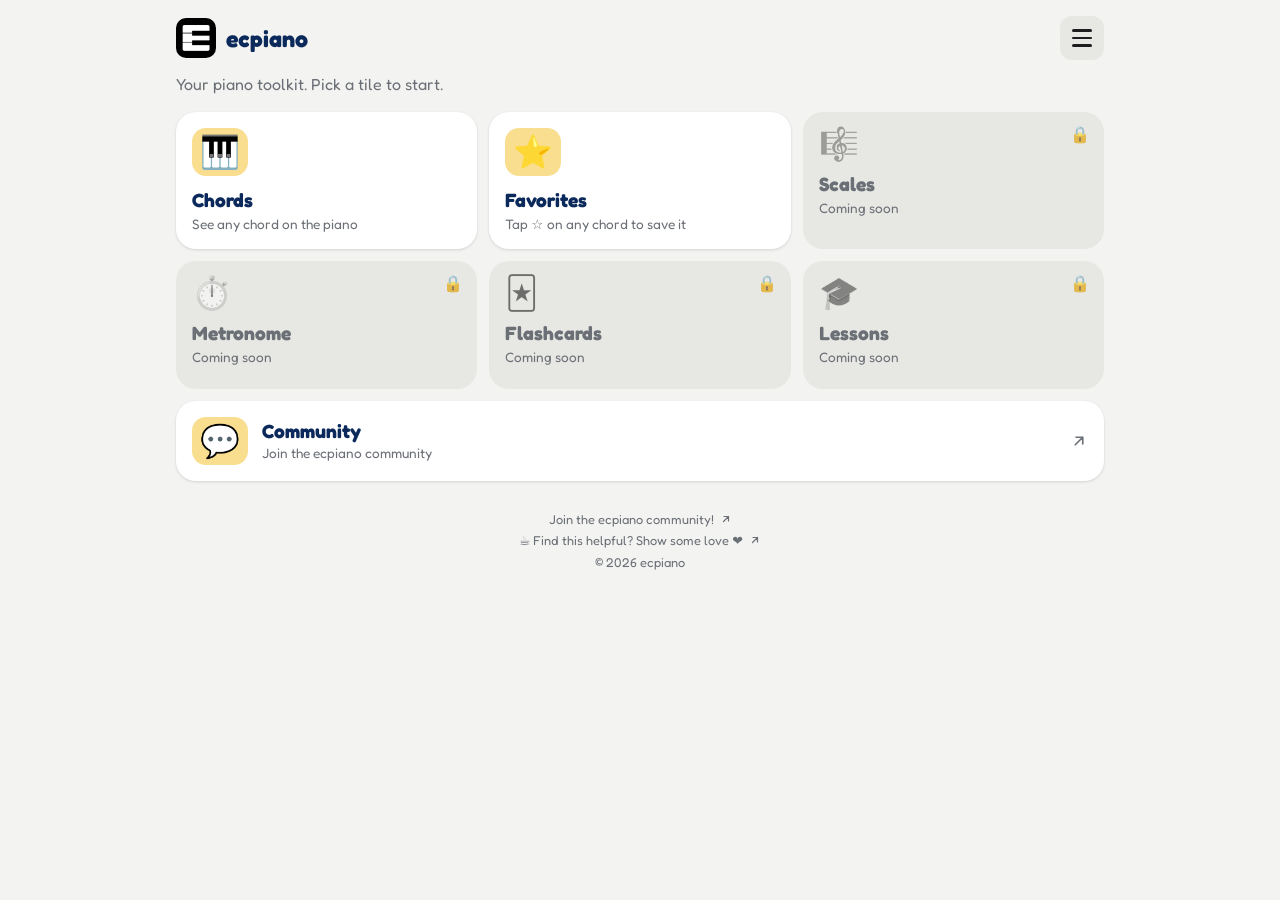
<file: index.html>
<!doctype html>
<html lang="en" data-theme="light">
<head>
  <meta charset="utf-8">
  <meta name="viewport" content="width=device-width, initial-scale=1, viewport-fit=cover">
  <meta name="robots" content="noindex">
  <meta name="theme-color" content="#F3F3F1">
  <meta name="mobile-web-app-capable" content="yes">
  <meta name="apple-mobile-web-app-capable" content="yes">
  <meta name="apple-mobile-web-app-title" content="ecpiano">
  <title>ecpiano</title>
  <link rel="manifest" href="manifest.webmanifest">
  <link rel="icon" type="image/png" sizes="32x32" href="icons/favicon-32.png">
  <link rel="icon" type="image/png" sizes="48x48" href="icons/favicon-48.png">
  <link rel="apple-touch-icon" href="icons/apple-touch-icon.png">
  <link rel="stylesheet" href="shared/theme.css">
  <link rel="stylesheet" href="hub/hub.css">
  <script src="shared/theme-init.js"></script>
</head>
<body data-page="hub" data-title="ecpiano">
  <main>
    <p class="subtitle">Your piano toolkit. Pick a tile to start.</p>
    <section class="tiles" id="tiles" aria-label="Sections"></section>
  </main>

  <script src="shared/store.js"></script>
  <script src="shared/user.js"></script>
  <script src="shared/theory.js"></script>
  <script src="shared/shell.js"></script>
  <script src="hub/hub.js"></script>
</body>
</html>
</file>
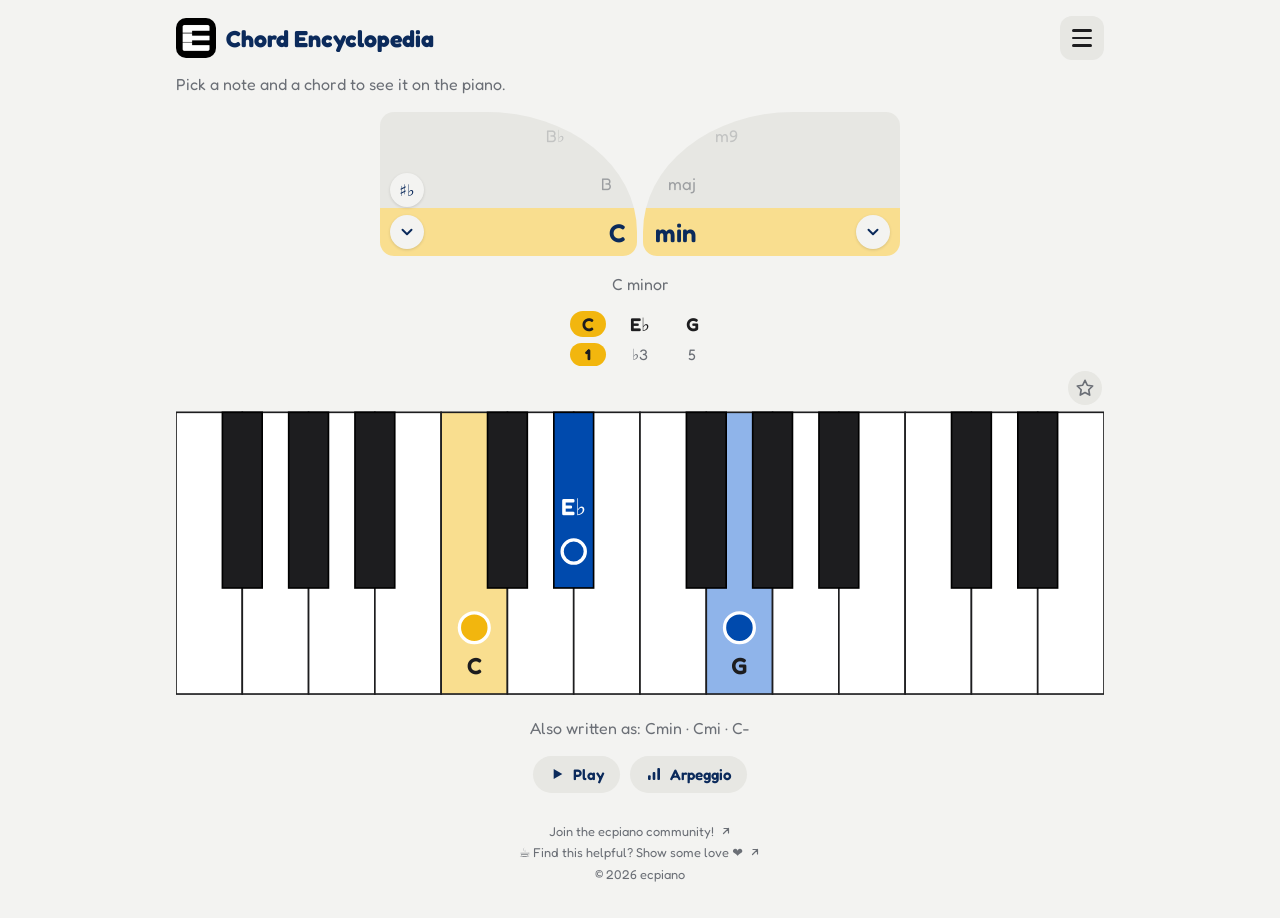
<file: chords/index.html>
<!doctype html>
<html lang="en" data-theme="light">
<head>
  <meta charset="utf-8">
  <meta name="viewport" content="width=device-width, initial-scale=1, viewport-fit=cover">
  <meta name="robots" content="noindex">
  <meta name="theme-color" content="#F3F3F1">
  <meta name="mobile-web-app-capable" content="yes">
  <meta name="apple-mobile-web-app-capable" content="yes">
  <meta name="apple-mobile-web-app-title" content="ecpiano">
  <title>Chord Encyclopedia · ecpiano</title>
  <link rel="manifest" href="../manifest.webmanifest">
  <link rel="icon" type="image/png" sizes="32x32" href="../icons/favicon-32.png">
  <link rel="icon" type="image/png" sizes="48x48" href="../icons/favicon-48.png">
  <link rel="apple-touch-icon" href="../icons/apple-touch-icon.png">
  <link rel="stylesheet" href="../shared/theme.css">
  <link rel="stylesheet" href="../shared/piano.css">
  <link rel="stylesheet" href="chords.css">
  <script src="../shared/theme-init.js"></script>
</head>
<body data-page="chords" data-title="Chord Encyclopedia">
  <main>
    <p class="subtitle">Pick a note and a chord to see it on the piano.</p>

    <section class="pickers" id="pickers">
      <div class="pickcol">
        <div class="picker" id="rootPicker" data-side="left" aria-label="Root note"></div>
        <button type="button" class="acc-btn" id="accBtn">♯♭</button>
      </div>
      <div class="pickcol">
        <div class="picker" id="qualityPicker" data-side="right" aria-label="Chord type"></div>
      </div>
    </section>

    <section class="result">
      <h2 id="chordTitle" class="sr-only"></h2>
      <p id="chordFull"></p>
      <table id="noteTable"></table>
    </section>

    <div id="pianoWrap">
      <button type="button" class="fav-btn" id="favBtn" aria-pressed="false" aria-label="Save to favorites" title="Save to favorites">
        <svg viewBox="0 0 24 24" aria-hidden="true"><path d="M12 2.8l2.8 5.9 6.4.9-4.7 4.5 1.1 6.4L12 17.4l-5.7 3.1 1.1-6.4L2.7 9.6l6.5-.9z"/></svg>
      </button>
      <div id="piano"></div>
    </div>
    <p class="aliases" id="aliases"></p>

    <div class="play" role="group" aria-label="Play the chord">
      <button type="button" class="pill" id="playBtn">
        <svg viewBox="0 0 24 24" width="16" height="16" fill="currentColor" aria-hidden="true"><path d="M7 4.5v15l13-7.5z"/></svg>Play
      </button>
      <button type="button" class="pill" id="arpBtn">
        <svg viewBox="0 0 24 24" width="16" height="16" fill="currentColor" aria-hidden="true"><rect x="3" y="14" width="4" height="7" rx="1.5"/><rect x="10" y="9" width="4" height="12" rx="1.5"/><rect x="17" y="3" width="4" height="18" rx="1.5"/></svg>Arpeggio
      </button>
    </div>
  </main>

  <script src="../shared/store.js"></script>
  <script src="../shared/user.js"></script>
  <script src="../shared/theory.js"></script>
  <script src="../shared/piano.js"></script>
  <script src="../shared/wheel.js"></script>
  <script src="../shared/audio.js"></script>
  <script src="../shared/shell.js"></script>
  <script src="chords.js"></script>
</body>
</html>
</file>
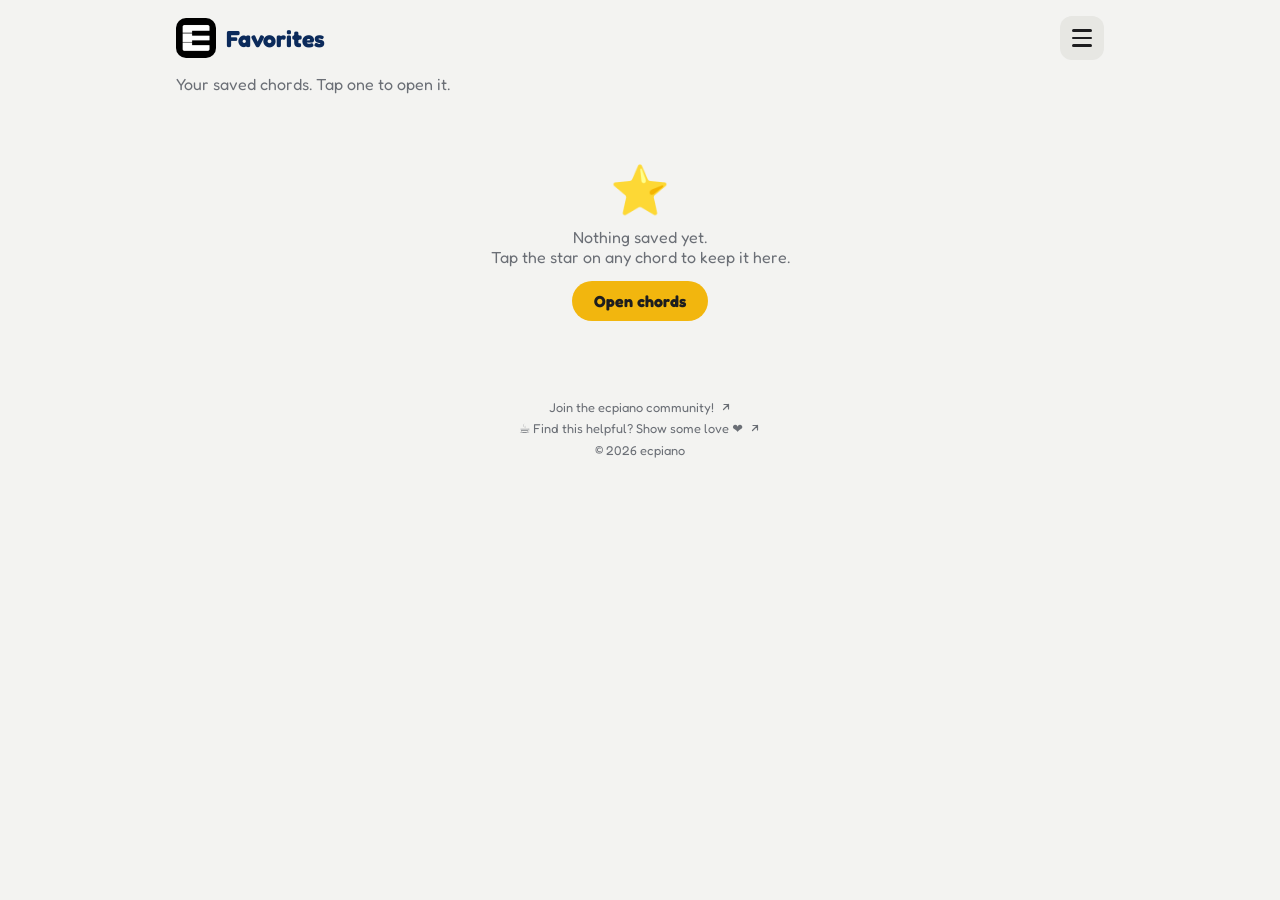
<file: favorites/index.html>
<!doctype html>
<html lang="en" data-theme="light">
<head>
  <meta charset="utf-8">
  <meta name="viewport" content="width=device-width, initial-scale=1, viewport-fit=cover">
  <meta name="robots" content="noindex">
  <meta name="theme-color" content="#F3F3F1">
  <meta name="mobile-web-app-capable" content="yes">
  <meta name="apple-mobile-web-app-capable" content="yes">
  <meta name="apple-mobile-web-app-title" content="ecpiano">
  <title>Favorites · ecpiano</title>
  <link rel="manifest" href="../manifest.webmanifest">
  <link rel="icon" type="image/png" sizes="32x32" href="../icons/favicon-32.png">
  <link rel="icon" type="image/png" sizes="48x48" href="../icons/favicon-48.png">
  <link rel="apple-touch-icon" href="../icons/apple-touch-icon.png">
  <link rel="stylesheet" href="../shared/theme.css">
  <link rel="stylesheet" href="../shared/piano.css">
  <link rel="stylesheet" href="favorites.css">
  <script src="../shared/theme-init.js"></script>
</head>
<body data-page="favorites" data-title="Favorites">
  <main>
    <p class="subtitle">Your saved chords. Tap one to open it.</p>
    <div id="favList"></div>
  </main>

  <script src="../shared/store.js"></script>
  <script src="../shared/user.js"></script>
  <script src="../shared/theory.js"></script>
  <script src="../shared/piano.js"></script>
  <script src="../shared/shell.js"></script>
  <script src="favorites.js"></script>
</body>
</html>
</file>
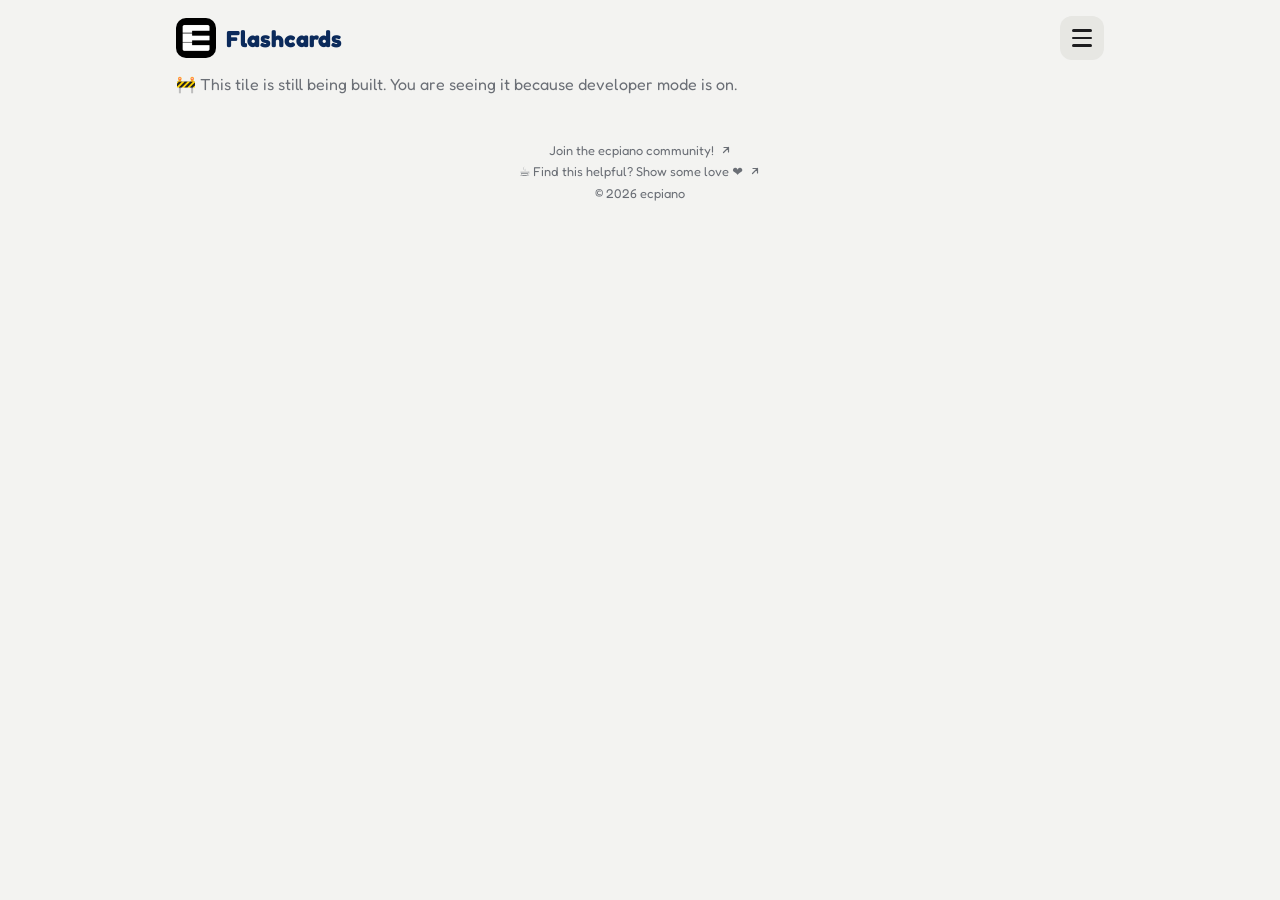
<file: flashcards/index.html>
<!doctype html>
<html lang="en" data-theme="light">
<head>
  <meta charset="utf-8">
  <meta name="viewport" content="width=device-width, initial-scale=1, viewport-fit=cover">
  <meta name="robots" content="noindex">
  <meta name="theme-color" content="#F3F3F1">
  <meta name="mobile-web-app-capable" content="yes">
  <meta name="apple-mobile-web-app-capable" content="yes">
  <meta name="apple-mobile-web-app-title" content="ecpiano">
  <title>Flashcards · ecpiano</title>
  <link rel="manifest" href="../manifest.webmanifest">
  <link rel="icon" type="image/png" sizes="32x32" href="../icons/favicon-32.png">
  <link rel="icon" type="image/png" sizes="48x48" href="../icons/favicon-48.png">
  <link rel="apple-touch-icon" href="../icons/apple-touch-icon.png">
  <link rel="stylesheet" href="../shared/theme.css">
  <script src="../shared/theme-init.js"></script>
</head>
<body data-page="flashcards" data-title="Flashcards">
  <main>
    <p class="subtitle">🚧 This tile is still being built. You are seeing it because developer mode is on.</p>
  </main>

  <script src="../shared/store.js"></script>
  <script src="../shared/user.js"></script>
  <script src="../shared/theory.js"></script>
  <script src="../shared/shell.js"></script>
</body>
</html>
</file>
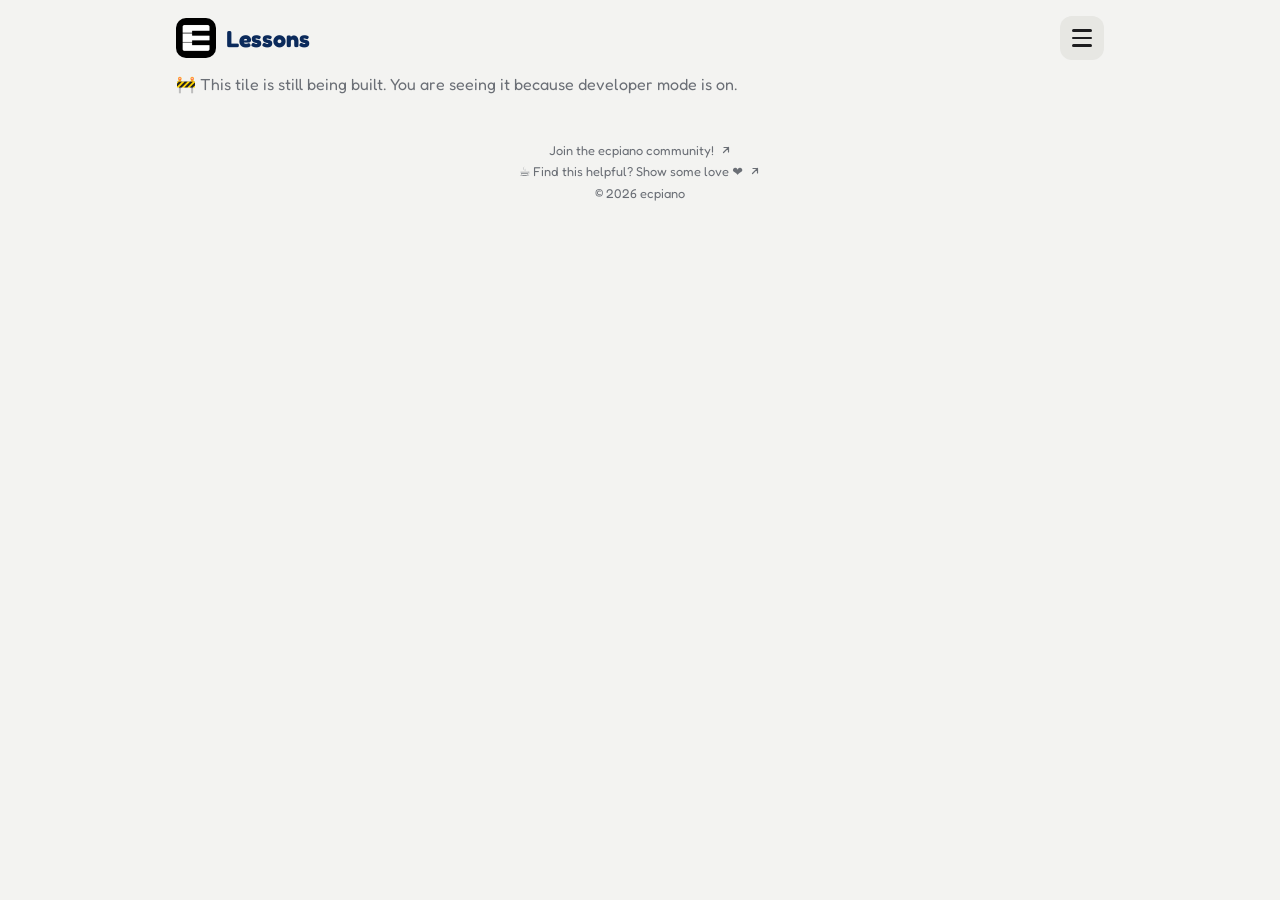
<file: lessons/index.html>
<!doctype html>
<html lang="en" data-theme="light">
<head>
  <meta charset="utf-8">
  <meta name="viewport" content="width=device-width, initial-scale=1, viewport-fit=cover">
  <meta name="robots" content="noindex">
  <meta name="theme-color" content="#F3F3F1">
  <meta name="mobile-web-app-capable" content="yes">
  <meta name="apple-mobile-web-app-capable" content="yes">
  <meta name="apple-mobile-web-app-title" content="ecpiano">
  <title>Lessons · ecpiano</title>
  <link rel="manifest" href="../manifest.webmanifest">
  <link rel="icon" type="image/png" sizes="32x32" href="../icons/favicon-32.png">
  <link rel="icon" type="image/png" sizes="48x48" href="../icons/favicon-48.png">
  <link rel="apple-touch-icon" href="../icons/apple-touch-icon.png">
  <link rel="stylesheet" href="../shared/theme.css">
  <script src="../shared/theme-init.js"></script>
</head>
<body data-page="lessons" data-title="Lessons">
  <main>
    <p class="subtitle">🚧 This tile is still being built. You are seeing it because developer mode is on.</p>
  </main>

  <script src="../shared/store.js"></script>
  <script src="../shared/user.js"></script>
  <script src="../shared/theory.js"></script>
  <script src="../shared/shell.js"></script>
</body>
</html>
</file>
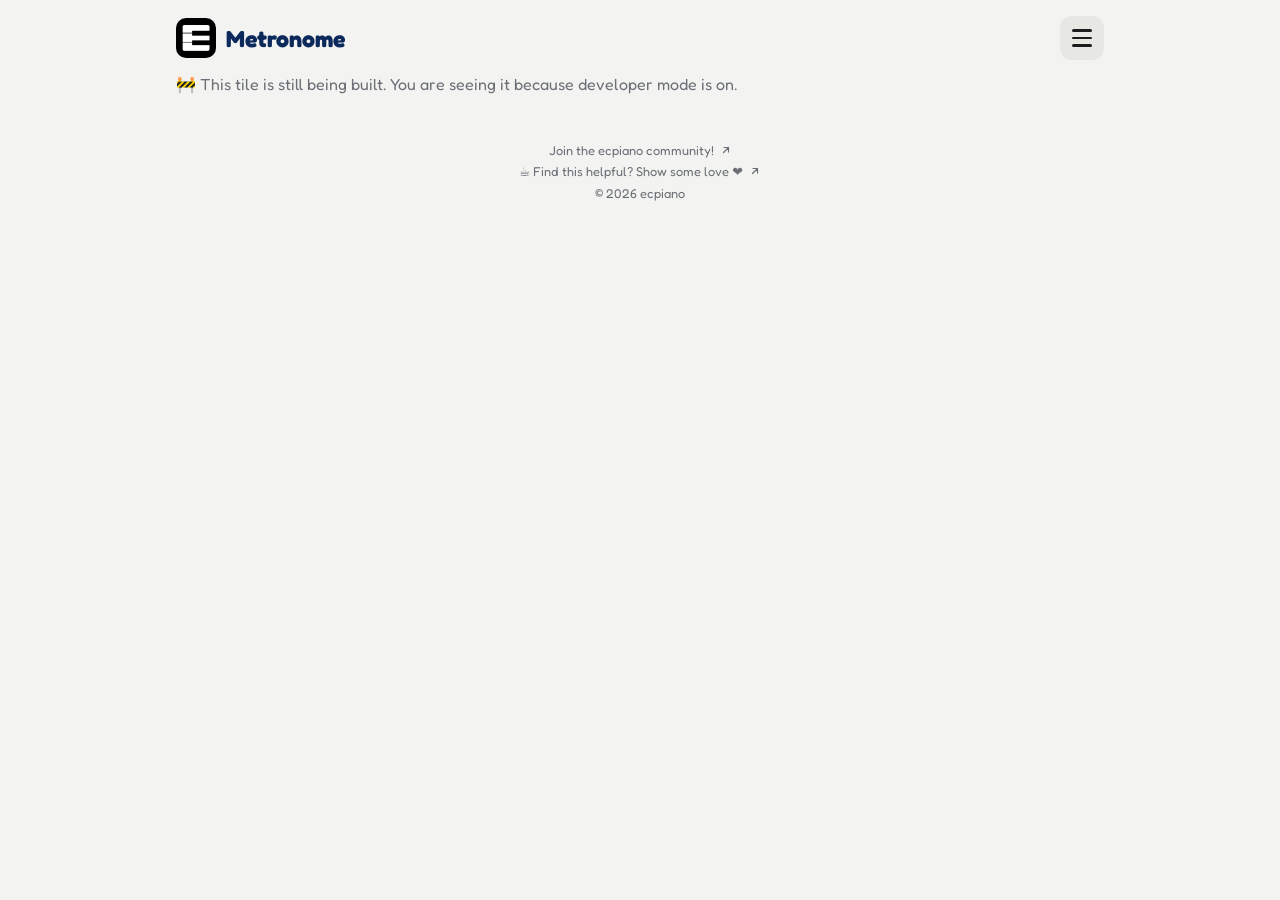
<file: metronome/index.html>
<!doctype html>
<html lang="en" data-theme="light">
<head>
  <meta charset="utf-8">
  <meta name="viewport" content="width=device-width, initial-scale=1, viewport-fit=cover">
  <meta name="robots" content="noindex">
  <meta name="theme-color" content="#F3F3F1">
  <meta name="mobile-web-app-capable" content="yes">
  <meta name="apple-mobile-web-app-capable" content="yes">
  <meta name="apple-mobile-web-app-title" content="ecpiano">
  <title>Metronome · ecpiano</title>
  <link rel="manifest" href="../manifest.webmanifest">
  <link rel="icon" type="image/png" sizes="32x32" href="../icons/favicon-32.png">
  <link rel="icon" type="image/png" sizes="48x48" href="../icons/favicon-48.png">
  <link rel="apple-touch-icon" href="../icons/apple-touch-icon.png">
  <link rel="stylesheet" href="../shared/theme.css">
  <script src="../shared/theme-init.js"></script>
</head>
<body data-page="metronome" data-title="Metronome">
  <main>
    <p class="subtitle">🚧 This tile is still being built. You are seeing it because developer mode is on.</p>
  </main>

  <script src="../shared/store.js"></script>
  <script src="../shared/user.js"></script>
  <script src="../shared/theory.js"></script>
  <script src="../shared/shell.js"></script>
</body>
</html>
</file>
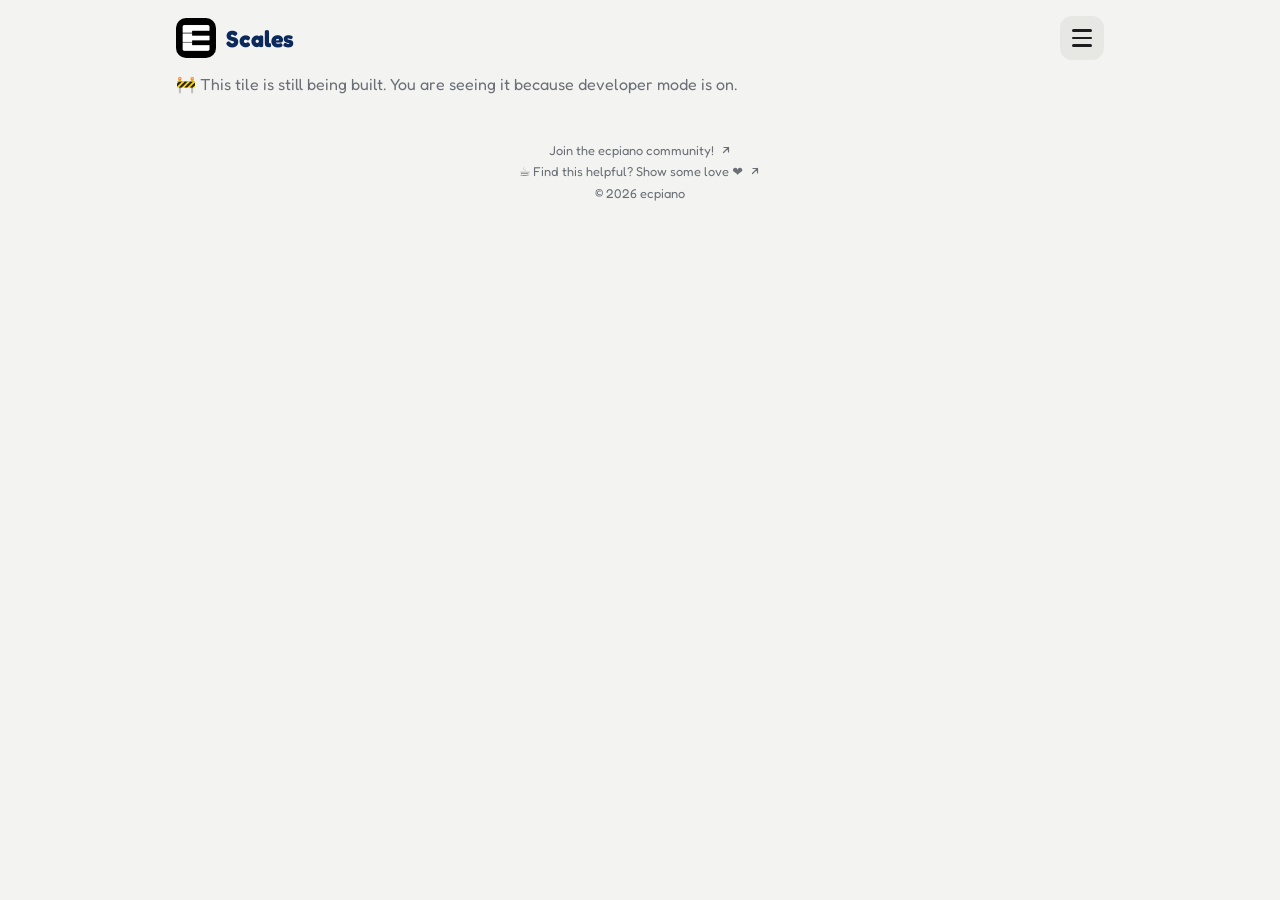
<file: scales/index.html>
<!doctype html>
<html lang="en" data-theme="light">
<head>
  <meta charset="utf-8">
  <meta name="viewport" content="width=device-width, initial-scale=1, viewport-fit=cover">
  <meta name="robots" content="noindex">
  <meta name="theme-color" content="#F3F3F1">
  <meta name="mobile-web-app-capable" content="yes">
  <meta name="apple-mobile-web-app-capable" content="yes">
  <meta name="apple-mobile-web-app-title" content="ecpiano">
  <title>Scales · ecpiano</title>
  <link rel="manifest" href="../manifest.webmanifest">
  <link rel="icon" type="image/png" sizes="32x32" href="../icons/favicon-32.png">
  <link rel="icon" type="image/png" sizes="48x48" href="../icons/favicon-48.png">
  <link rel="apple-touch-icon" href="../icons/apple-touch-icon.png">
  <link rel="stylesheet" href="../shared/theme.css">
  <script src="../shared/theme-init.js"></script>
</head>
<body data-page="scales" data-title="Scales">
  <main>
    <p class="subtitle">🚧 This tile is still being built. You are seeing it because developer mode is on.</p>
  </main>

  <script src="../shared/store.js"></script>
  <script src="../shared/user.js"></script>
  <script src="../shared/theory.js"></script>
  <script src="../shared/shell.js"></script>
</body>
</html>
</file>
<file: shared/theme.css>
/* Shared look for every page: fonts, colors (light + dark), header, settings menu, footer, popups. */
@font-face {
  font-family: "Fredoka";
  src: url("../fonts/Fredoka-wght.woff2") format("woff2");
  font-weight: 300 700;
  font-display: swap;
}

:root {
  --font: "Fredoka", system-ui, -apple-system, "Segoe UI", Roboto, sans-serif;
  --bg: #F3F3F1; --panel: #E7E7E3; --line: #D2D2CC;
  --text: #1D1D1F; --muted: #6B6F76; --heading: #0B2A5B; --ring: #004AAD;
  --yellow: #F2B60E; --blue: #004AAD; --yellow-light: #F9DE8F; --blue-light: #8FB4EA;
  --key-white: #FFFFFF; --key-stroke: #1D1D1F; --key-black: #1D1D1F;
  --on-yellow: #1D1D1F; --shadow: #0002; --strip: #F9DE8F; --card: #FFFFFF;
}
:root[data-theme="dark"] {
  --bg: #1C1C1C; --panel: #2A2A2A; --line: #3D3D3D;
  --text: #F2F2F2; --muted: #A3A3A3; --heading: #7DA8F0; --ring: #7DA8F0;
  --key-white: #F2F2F2; --key-stroke: #0E0E0E; --key-black: #0E0E0E; --shadow: #0008; --strip: #4A3D12; --card: #242424;
}

* { box-sizing: border-box; }
[hidden] { display: none !important; }
body { margin: 0; background: var(--bg); color: var(--text); font-family: var(--font); -webkit-tap-highlight-color: transparent; }
main, .topbar, footer { max-width: 960px; margin: 0 auto; padding-left: 16px; padding-right: 16px; }
.sr-only { position: absolute; width: 1px; height: 1px; overflow: hidden; clip: rect(0 0 0 0); white-space: nowrap; }
.subtitle { color: var(--muted); margin: 6px 0 18px; }
button, a { -webkit-tap-highlight-color: transparent; }
button:focus-visible, a:focus-visible, input:focus-visible { outline: 3px solid var(--ring); outline-offset: 2px; }

/* ---- header ---- */
.topbar { display: flex; justify-content: space-between; align-items: center; gap: 12px; padding-top: 16px; padding-bottom: 8px; }
.brand { display: flex; align-items: center; gap: 10px; min-width: 0; color: inherit; text-decoration: none; }
.brand img { width: 40px; height: 40px; border-radius: 10px; flex: none; }
.brand h1 { margin: 0; font-size: 1.45rem; color: var(--heading); font-weight: 700; white-space: nowrap; overflow: hidden; text-overflow: ellipsis; }
.topbar-right { display: flex; align-items: center; gap: 10px; flex: none; }
.dev-chip { font-size: .7rem; font-weight: 700; letter-spacing: .04em; text-transform: uppercase; color: var(--on-yellow); background: var(--yellow); padding: 3px 8px; border-radius: 999px; }
.menu-btn { flex: none; width: 44px; height: 44px; border: 0; border-radius: 12px; background: var(--panel);
  display: flex; flex-direction: column; justify-content: center; align-items: center; gap: 5px; cursor: pointer; }
.menu-btn span { width: 20px; height: 2.5px; border-radius: 2px; background: var(--text); }

/* ---- settings menu ---- */
.scrim { position: fixed; inset: 0; background: #0006; z-index: 20; }
.menu { display: flex; flex-direction: column; position: fixed; top: 0; right: 0; bottom: 0; width: min(340px, 88vw); z-index: 30; overflow-y: auto;
  background: var(--bg); border-left: 1px solid var(--line); box-shadow: -8px 0 24px var(--shadow); padding: 16px 20px; }
.menu-head { display: flex; justify-content: space-between; align-items: center; margin-bottom: 8px; gap: 10px; }
.menu-title { display: flex; align-items: center; gap: 10px; min-width: 0; }
.menu-title img { width: 32px; height: 32px; border-radius: 8px; }
.menu-head h2 { margin: 0; font-size: 1.3rem; color: var(--heading); }
.menu-actions { display: flex; gap: 8px; }
.icon-btn { width: 40px; height: 40px; border: 0; border-radius: 10px; background: var(--panel); color: var(--text); font: inherit; font-size: 1.1rem;
  cursor: pointer; display: flex; align-items: center; justify-content: center; }
.icon-sun { display: none; }
:root[data-theme="dark"] .icon-moon { display: none; }
:root[data-theme="dark"] .icon-sun { display: block; }
.menu-foot { margin-top: auto; padding-top: 28px; text-align: center; }
.menu-foot small { display: block; margin-top: 6px; color: var(--muted); font-size: .75rem; }
.switch-row { display: flex; justify-content: space-between; align-items: center; gap: 16px; padding: 14px 0; border: 0; border-bottom: 1px solid var(--line);
  background: none; width: 100%; font: inherit; color: inherit; text-align: left; cursor: pointer; }
.switch-row b { font-weight: 700; }
.switch-row small { display: block; color: var(--muted); font-size: .8rem; margin-top: 2px; font-weight: 400; }
.link-row { color: inherit; text-decoration: none; }
.link-row:hover b { color: var(--heading); }
.ext-icon { flex: none; color: var(--muted); }
.switch-row.disabled { opacity: .55; cursor: default; }
.switch-row input { appearance: none; -webkit-appearance: none; flex: none; width: 48px; height: 28px; border-radius: 14px;
  background: var(--line); position: relative; cursor: inherit; transition: background .15s; margin: 0; }
.switch-row input::after { content: ""; position: absolute; top: 3px; left: 3px; width: 22px; height: 22px; border-radius: 50%;
  background: #fff; transition: transform .15s; }
.switch-row input:checked { background: var(--blue); }
.switch-row input:checked::after { transform: translateX(20px); }

/* ---- shared small pieces ---- */
.pill { display: inline-flex; align-items: center; gap: 8px; border: 0; border-radius: 999px; background: var(--panel); color: var(--heading);
  font: inherit; font-weight: 600; font-size: .95rem; padding: 9px 16px; cursor: pointer; }
.pill:active { transform: scale(.97); }

/* ---- pop-up (used for "coming soon") ---- */
.popup-scrim { position: fixed; inset: 0; background: #0007; z-index: 40; display: flex; align-items: center; justify-content: center; padding: 24px; }
.popup { position: relative; width: min(340px, 100%); background: var(--bg); border-radius: 20px; padding: 28px 22px 22px; text-align: center; box-shadow: 0 12px 40px var(--shadow); }
.popup h2 { margin: 0 0 8px; font-size: 1.5rem; color: var(--heading); }
.popup p { margin: 0 0 20px; font-size: 1.1rem; line-height: 1.35; }
.popup .pill { background: var(--yellow); color: var(--on-yellow); font-weight: 700; padding: 10px 26px; }
.popup-x { position: absolute; top: 10px; right: 10px; }

/* ---- small message at the bottom ---- */
.toast { position: fixed; left: 50%; bottom: 24px; transform: translateX(-50%); z-index: 50; width: max-content; white-space: nowrap; display: flex; align-items: center; gap: 14px;
  background: var(--text); color: var(--bg); border-radius: 999px; padding: 10px 16px 10px 20px; box-shadow: 0 6px 20px var(--shadow); max-width: calc(100vw - 32px); }
.toast button { border: 0; background: none; color: var(--yellow); font: inherit; font-weight: 700; cursor: pointer; padding: 2px 4px; }

/* ---- footer ---- */
footer { text-align: center; padding-top: 28px; padding-bottom: 36px; font-size: .8rem; color: var(--muted); }
footer p { margin: 4px 0 0; }
footer a { color: inherit; text-decoration: none; }
footer a:hover { color: var(--heading); }
footer .support { display: block; padding: 3px 0; }
.ext-icon-sm { margin-left: 3px; vertical-align: -1px; }
</file>
<file: hub/hub.css>
/* Home page: the grid of tiles. */
.tiles { display: grid; grid-template-columns: 1fr 1fr; gap: 12px; }
.tile { position: relative; display: flex; flex-direction: column; align-items: flex-start; gap: 4px; min-height: 128px; padding: 16px; border: 0; border-radius: 20px;
  background: var(--card); color: var(--text); text-align: left; text-decoration: none; font: inherit; cursor: pointer; box-shadow: 0 1px 3px var(--shadow); }
.tile:active { transform: scale(.98); }
.tile-icon { font-size: 2rem; line-height: 1; margin-bottom: 8px; }
.tile-title { font-size: 1.2rem; font-weight: 700; color: var(--heading); }
.tile-desc { font-size: .85rem; color: var(--muted); line-height: 1.25; }
.tile.live .tile-icon { background: var(--strip); border-radius: 14px; padding: 8px; }
.tile.locked { background: var(--panel); box-shadow: none; }
.tile.locked .tile-icon { filter: grayscale(1); opacity: .6; }
.tile.locked .tile-title { color: var(--muted); }
.tile-lock { position: absolute; top: 12px; right: 14px; font-size: 1rem; opacity: .7; }
.tile-dev { position: absolute; top: 12px; right: 14px; font-size: .7rem; font-weight: 700; text-transform: uppercase; color: var(--on-yellow); background: var(--yellow); padding: 2px 8px; border-radius: 999px; }
.tile.wide { grid-column: 1 / -1; flex-direction: row; align-items: center; gap: 14px; min-height: 0; }
.tile.wide .tile-icon { margin: 0; }
.tile.wide .tile-text { display: flex; flex-direction: column; gap: 2px; flex: 1; }
@media (min-width: 640px) { .tiles { grid-template-columns: repeat(3, 1fr); } }
</file>
<file: shared/piano.css>
/* The keyboard drawing (full size and the small picture used by Favorites). */
.keyboard { width: 100%; height: auto; display: block; }
.white { fill: var(--key-white); stroke: var(--key-stroke); stroke-width: 1; }
.black { fill: var(--key-black); stroke: #000; }
.white.on { fill: var(--blue-light); }
.black.on { fill: var(--blue); }
.white.root { fill: var(--yellow-light); }
.black.root { fill: var(--yellow); }
.dot { fill: var(--blue); stroke: #fff; stroke-width: 2; }
.dot.root { fill: var(--yellow); }
.label { font: 600 14px var(--font); text-anchor: middle; fill: #1D1D1F; }
.black-label { fill: #fff; }
.black-label.root { fill: #1D1D1F; }
/* small picture: thin lines that stay thin when the keyboard is scaled down */
.mini rect { vector-effect: non-scaling-stroke; stroke-width: 1; }
</file>
<file: chords/chords.css>
/* Chord encyclopedia: wheels, result, play buttons, favorite star. */
.pickers { position: relative; display: grid; grid-template-columns: 1fr 1fr; gap: 6px; max-width: 520px; margin: 0 auto; }
.pickcol { position: relative; min-width: 0; }
.picker { position: relative; min-width: 0; }

/* Each column is a slice of a big wheel. The selected row sits at the bottom, where the two wheels meet,
   with two earlier choices above it. The bottom row of each panel is the yellow strip.
   The script sets the exact curve of each panel's top corner (the left wheel like ╮, the right wheel like ╭). */
.cwheel { position: relative; height: 144px; overflow: hidden; background: linear-gradient(var(--panel) 0 96px, var(--strip) 96px 100%); border-radius: 14px; touch-action: none;
  user-select: none; -webkit-user-select: none; cursor: ns-resize; outline-offset: -2px; }
.citem { position: absolute; top: 0; z-index: 2; white-space: nowrap; color: var(--muted); font-size: 1.05rem; will-change: transform, opacity; }
.cwheel.left .citem { right: 12px; }
.cwheel.right .citem { left: 12px; }
.citem.selected { color: var(--heading); font-weight: 600; font-size: 1.6rem; }

/* Round buttons on the outer edge of the left wheel (sharps/flats above, list below) and of the right wheel (list). */
.wheel-btn, .acc-btn { position: absolute; z-index: 3; width: 34px; height: 34px; padding: 0; border: 0; border-radius: 50%;
  background: var(--bg); color: var(--heading); box-shadow: 0 1px 3px var(--shadow); display: flex; align-items: center; justify-content: center; cursor: pointer; }
.wheel-btn { top: 103px; }
.acc-btn { top: 61px; left: 10px; font: inherit; font-size: 1rem; font-weight: 700; line-height: 1; }
.picker[data-side="left"] .wheel-btn { left: 10px; }
.picker[data-side="right"] .wheel-btn { right: 10px; }

.dropdown { position: absolute; z-index: 10; left: 0; top: 0; width: 100%; min-width: 170px; max-height: 300px; overflow-y: auto;
  background: var(--bg); border: 1px solid var(--line); border-radius: 12px; box-shadow: 0 8px 24px var(--shadow); }
.dropdown button { display: flex; justify-content: space-between; gap: 10px; align-items: baseline; width: 100%; padding: 12px; background: none;
  border: 0; color: var(--text); font: inherit; text-align: left; cursor: pointer; }
.dropdown button small { color: var(--muted); font-size: .8rem; }
.picker[data-side="right"] .dropdown { left: auto; right: 0; width: min(290px, calc(100vw - 32px)); }
.dropdown button:hover, .dropdown button.selected { background: var(--panel); }

.result { text-align: center; margin: 18px 0 14px; }
#chordFull { margin: 0; color: var(--muted); font-size: 1rem; }
#noteTable { margin: 14px auto 0; border-collapse: collapse; font-size: 1.15rem; }
#noteTable td { min-width: 52px; padding: 3px 8px; text-align: center; }
#noteTable tr:first-child td { font-weight: 600; }
#noteTable tr:last-child:not(:first-child) td { color: var(--muted); font-size: .95rem; }
#noteTable td.root span { display: inline-block; min-width: 36px; padding: 2px 10px; border-radius: 999px; background: var(--yellow); color: var(--on-yellow); }
#noteTable tr:last-child:not(:first-child) td.root { color: var(--text); font-weight: 700; }

/* the piano, with the favorite star floating at its top right */
#pianoWrap { position: relative; margin-top: 40px; }
.fav-btn { position: absolute; top: -38px; right: 2px; width: 34px; height: 34px; padding: 0; border: 0; border-radius: 50%; background: var(--panel);
  color: var(--muted); display: flex; align-items: center; justify-content: center; cursor: pointer; }
.fav-btn svg { width: 20px; height: 20px; fill: none; stroke: currentColor; stroke-width: 2; stroke-linejoin: round; }
.fav-btn[aria-pressed="true"] { color: var(--yellow); }
.fav-btn[aria-pressed="true"] svg { fill: var(--yellow); }
.fav-btn.pop svg { animation: star-pop .35s ease-out; }
@keyframes star-pop { 0% { transform: scale(1); } 40% { transform: scale(1.35) rotate(12deg); } 100% { transform: scale(1); } }

.aliases { text-align: center; color: var(--muted); font-size: 1rem; margin: 14px 0 0; min-height: 1.2em; }
.aliases:empty { display: none; }
.play { display: flex; justify-content: center; gap: 10px; margin-top: 18px; }

@media (max-width: 420px) {
  #noteTable td { min-width: 44px; padding: 3px 4px; }
}
</file>
<file: favorites/favorites.css>
/* Favorites: grouped cards, two per row on a phone, each with a small lit-up piano. */
.fav-group { margin: 0 0 22px; }
.fav-group h2 { margin: 0 0 10px; font-size: 1.1rem; color: var(--heading); }
.fav-group h2 span { color: var(--muted); font-weight: 400; }
.fav-grid { display: grid; grid-template-columns: repeat(auto-fill, minmax(150px, 1fr)); gap: 10px; }
.fav-card { position: relative; background: var(--card); border-radius: 16px; box-shadow: 0 1px 3px var(--shadow); }
.fav-link { display: block; padding: 12px 12px 12px; color: inherit; text-decoration: none; }
.fav-name { display: block; font-size: 1.15rem; font-weight: 700; color: var(--heading); padding-right: 34px; margin-bottom: 8px; white-space: nowrap; overflow: hidden; text-overflow: ellipsis; }
.fav-piano { display: block; }
.fav-star { position: absolute; top: 8px; right: 8px; width: 30px; height: 30px; padding: 0; border: 0; border-radius: 50%; background: none; color: var(--yellow);
  display: flex; align-items: center; justify-content: center; cursor: pointer; }
.fav-star svg { width: 20px; height: 20px; fill: var(--yellow); stroke: var(--yellow); stroke-width: 2; stroke-linejoin: round; }
.fav-empty { text-align: center; padding: 48px 16px; color: var(--muted); }
.fav-empty .big { font-size: 3rem; display: block; margin-bottom: 8px; }
.fav-empty a { display: inline-block; margin-top: 14px; background: var(--yellow); color: var(--on-yellow); text-decoration: none; font-weight: 700; padding: 10px 22px; border-radius: 999px; }
</file>
